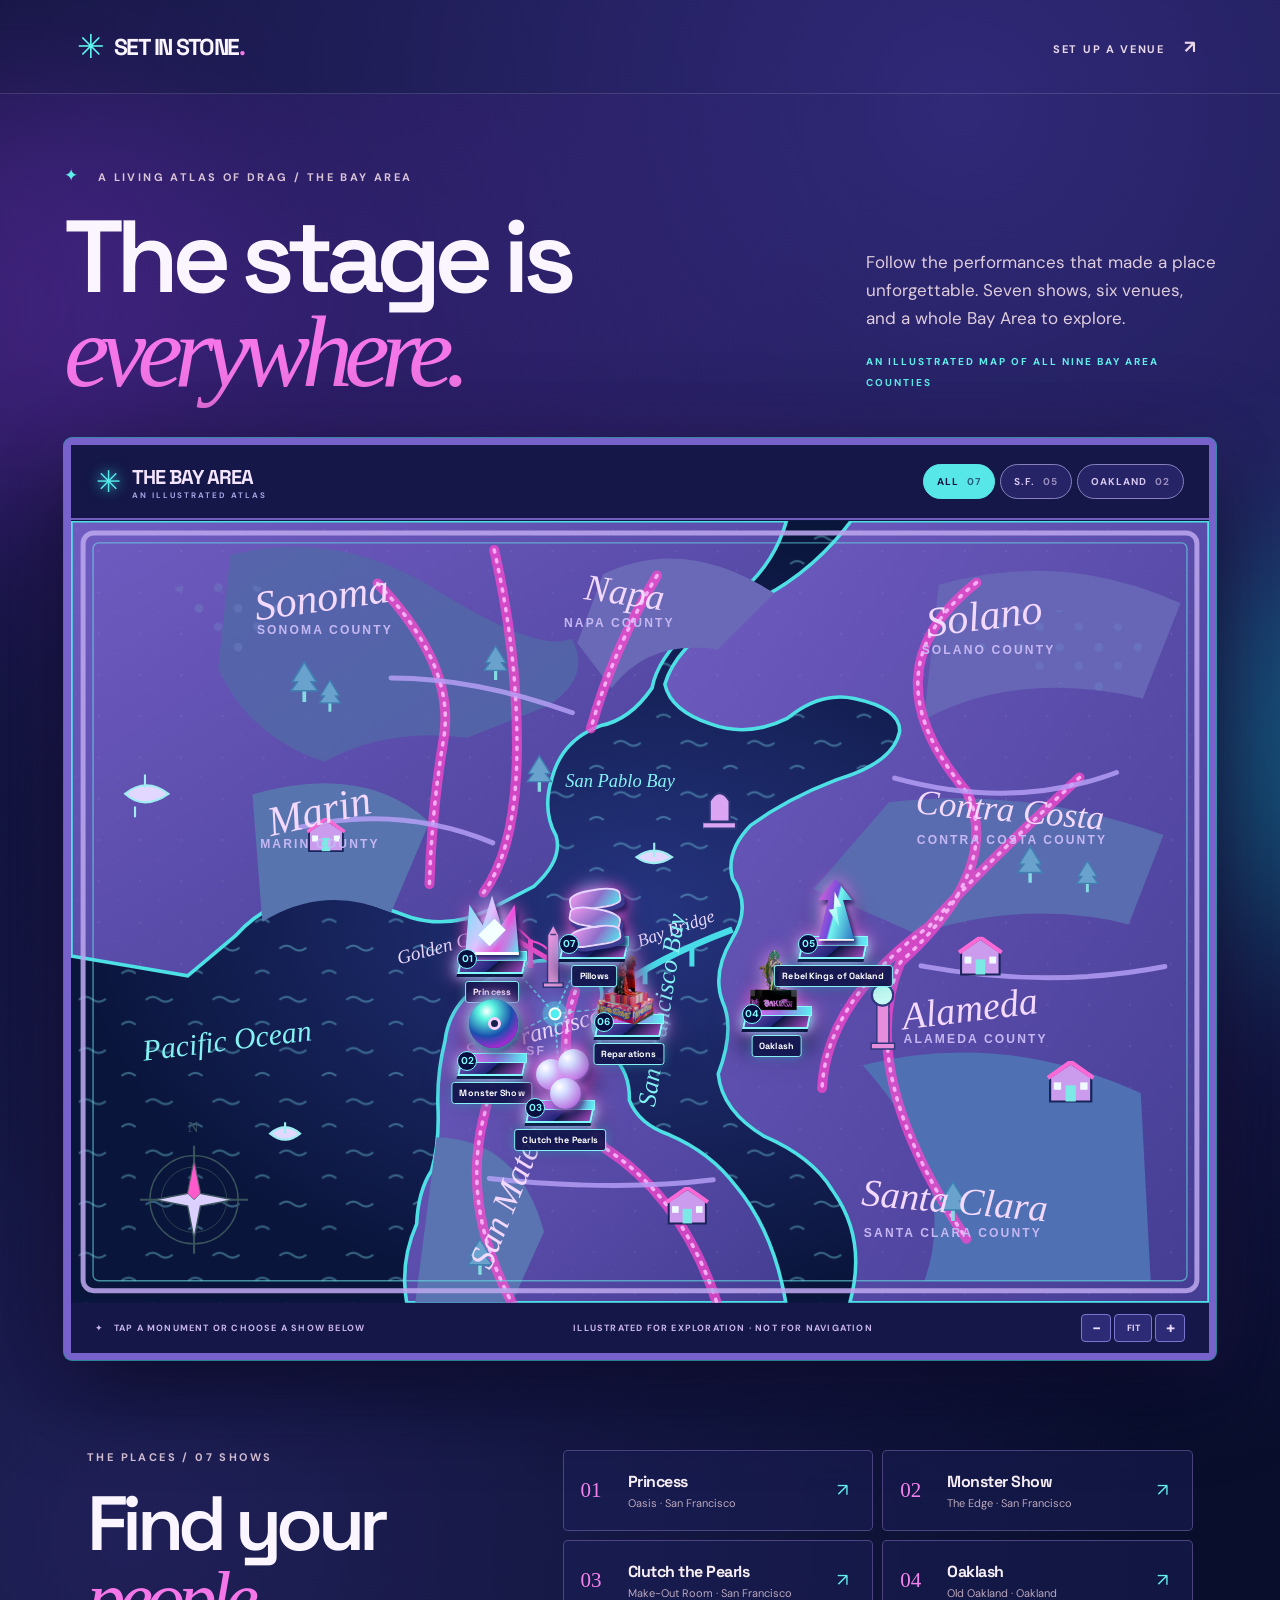
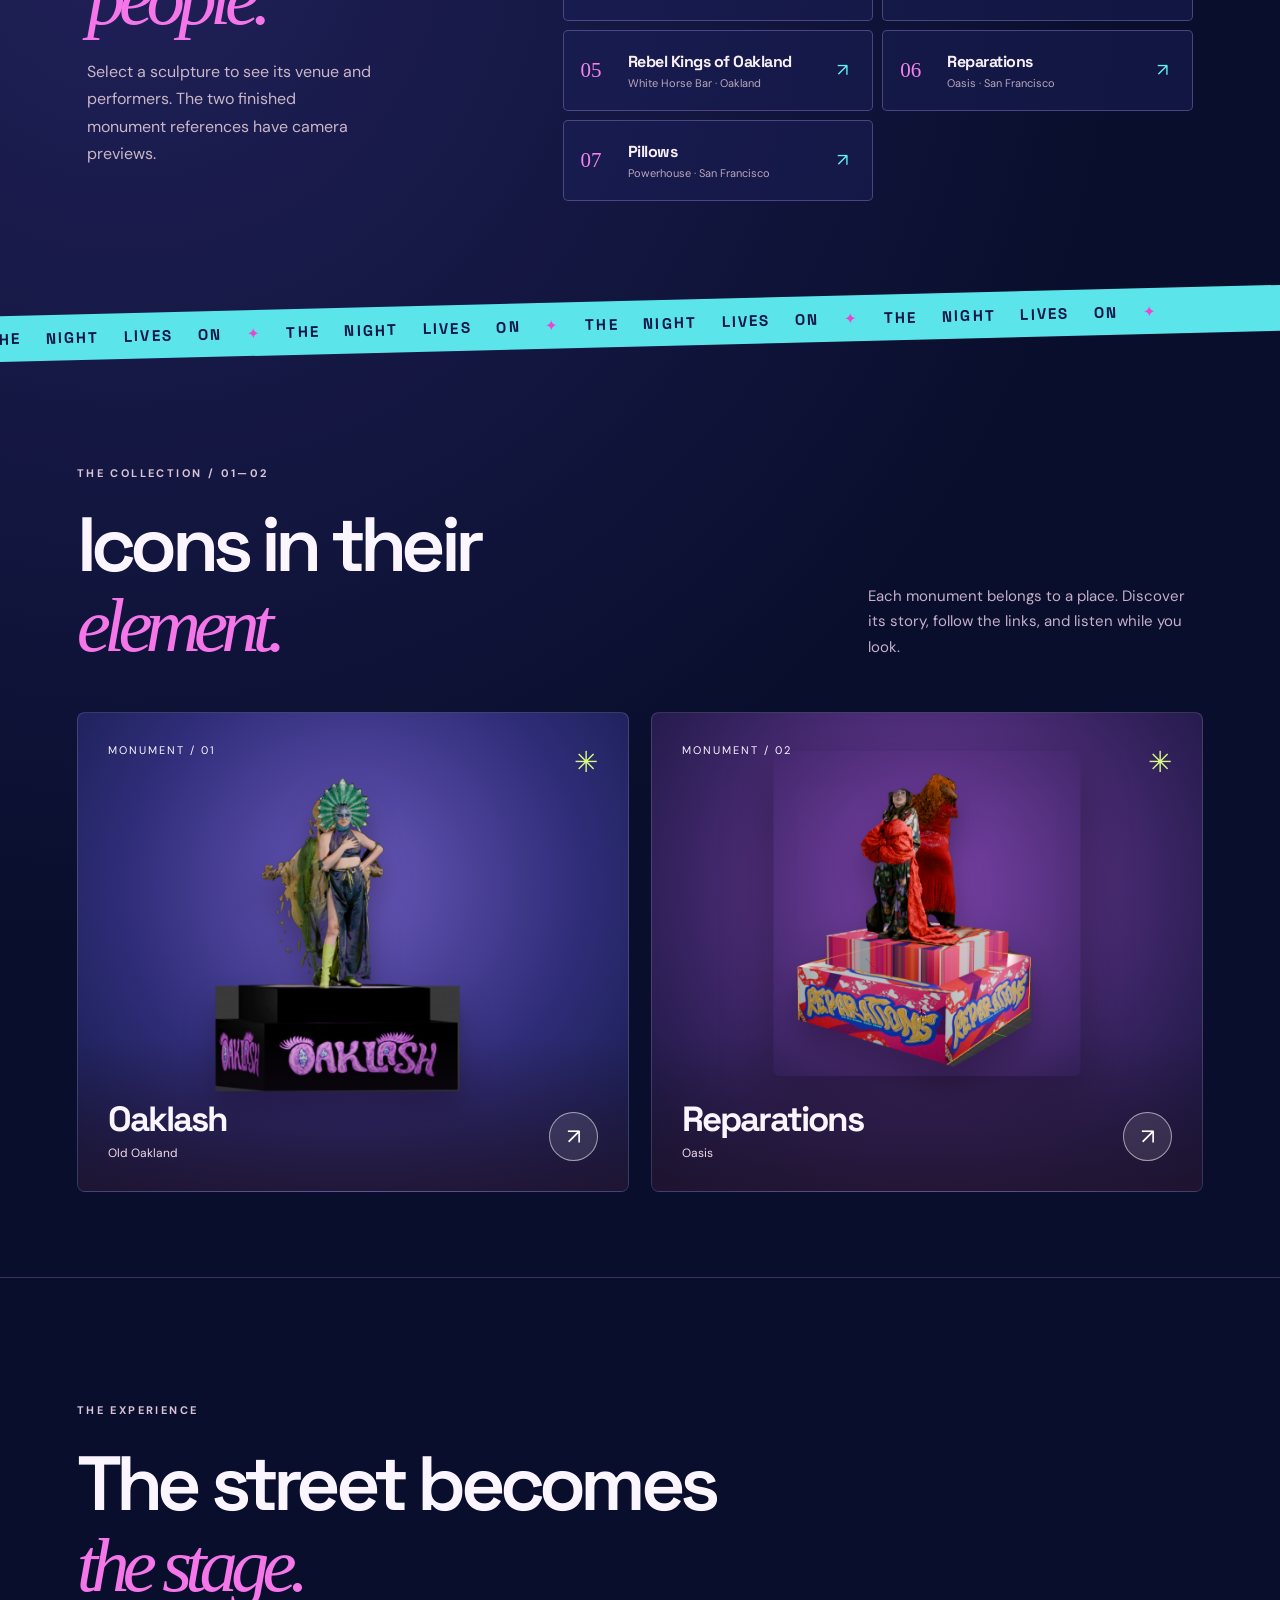
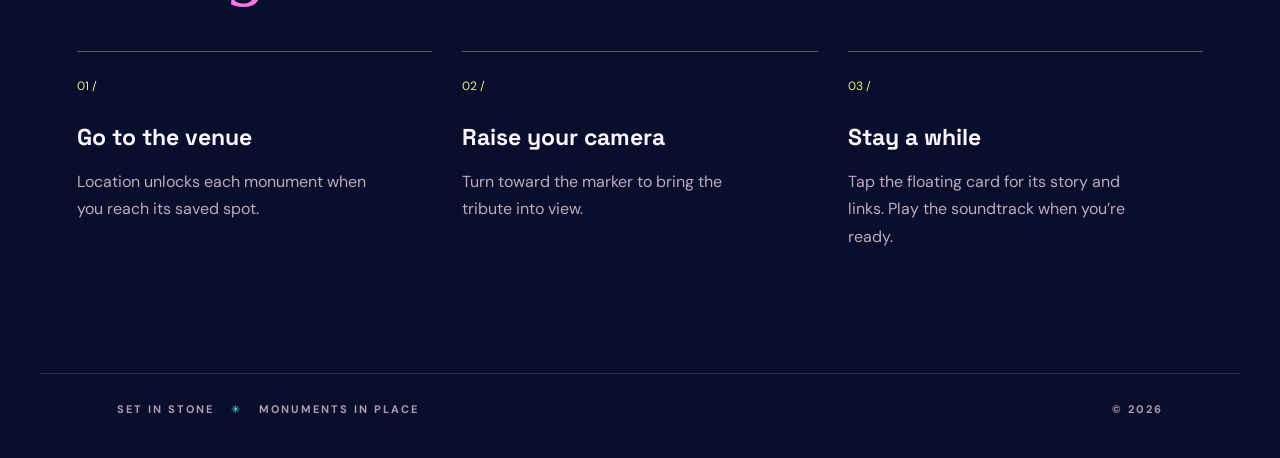
<file: index.html>
<!doctype html>
<html lang="en">
<head>
  <meta charset="utf-8">
  <meta name="viewport" content="width=device-width, initial-scale=1, viewport-fit=cover">
  <meta name="theme-color" content="#090e2c">
  <meta name="description" content="A place-based AR tribute to drag performance and the venues that hold it.">
  <title>Set in Stone — monuments in place</title>
  <link rel="stylesheet" href="styles.css">
</head>
<body>
  <main id="app">
    <section id="home" class="screen home">
      <div class="ambient ambient-one"></div><div class="ambient ambient-two"></div>
      <header class="topbar"><a class="brand" href="#home" aria-label="Set in Stone home"><span class="brand-mark">✳</span> SET IN STONE<span class="brand-period">.</span></a><button class="text-button" id="open-settings">SET UP A VENUE <span aria-hidden="true">↗</span></button></header>
      <section class="map-section" id="map" aria-labelledby="map-title">
        <div class="map-intro"><div><div class="eyebrow"><span class="tiny-star">✦</span> A LIVING ATLAS OF DRAG / THE BAY AREA</div><h1 id="map-title">The stage is<br><em>everywhere.</em></h1></div><div class="map-intro-side"><p>Follow the performances that made a place unforgettable. Seven shows, six venues, and a whole Bay Area to explore.</p><span>AN ILLUSTRATED MAP OF ALL NINE BAY AREA COUNTIES</span></div></div>
        <div class="map-frame"><div class="map-toolbar"><div class="map-name"><span class="map-name-star">✳</span><div>THE BAY AREA <small>AN ILLUSTRATED ATLAS</small></div></div><div class="map-filters" role="group" aria-label="Filter map"><button class="map-filter active" data-city="all">ALL <span>07</span></button><button class="map-filter" data-city="San Francisco">S.F. <span>05</span></button><button class="map-filter" data-city="Oakland">OAKLAND <span>02</span></button></div></div>
          <div id="map-viewport" class="map-viewport"><div id="map-scene" class="map-scene"><img src="assets/bay-area-illustrated.svg" alt="Illustrated regional map showing all nine Bay Area counties, from Sonoma and Napa to Santa Clara"><div id="monument-markers" class="monument-markers" aria-label="Seven illustrated monument markers"></div></div></div>
          <div class="map-footer"><span>✦ &nbsp; TAP A MONUMENT OR CHOOSE A SHOW BELOW</span><span>ILLUSTRATED FOR EXPLORATION · NOT FOR NAVIGATION</span><div class="map-zoom"><button id="map-zoom-out" aria-label="Zoom out">−</button><button id="map-reset" aria-label="Fit whole Bay Area">FIT</button><button id="map-zoom-in" aria-label="Zoom in">+</button></div></div></div>
        <div class="atlas-row"><div><div class="eyebrow">THE PLACES / 07 SHOWS</div><h2>Find your<br><i>people.</i></h2><p>Select a sculpture to see its venue and performers. The two finished monument references have camera previews.</p></div><div id="atlas-list" class="atlas-list"></div></div>
      </section>
      <div id="map-detail" class="map-detail hidden" role="dialog" aria-modal="false" aria-labelledby="map-detail-title"><button id="close-map-detail" class="close-map-detail" aria-label="Close map details">×</button><span class="eyebrow">A PLACE ON THE MAP <span>✦</span> <span id="map-detail-counter"></span></span><h2 id="map-detail-title"></h2><p id="map-detail-venue" class="map-detail-venue"></p><p id="map-detail-address"></p><div id="map-detail-art" class="map-detail-art"></div><div id="map-detail-participants" class="map-detail-participants"></div><button id="map-detail-action" class="pill primary">VIEW MONUMENT <span>↗</span></button></div>
      <div class="marquee" aria-hidden="true"><div>THE NIGHT LIVES ON <span>✦</span> THE NIGHT LIVES ON <span>✦</span> THE NIGHT LIVES ON <span>✦</span> THE NIGHT LIVES ON <span>✦</span></div></div>
      <section class="collection" id="collection"><div class="section-heading"><div><div class="eyebrow">THE COLLECTION / 01—02</div><h2>Icons in their<br><i>element.</i></h2></div><p>Each monument belongs to a place. Discover its story, follow the links, and listen while you look.</p></div><div id="monument-list" class="monument-list"></div></section>
      <section class="how" id="how"><span class="eyebrow">THE EXPERIENCE</span><h2>The street becomes<br><i>the stage.</i></h2><div class="how-grid"><article><span>01 /</span><h3>Go to the venue</h3><p>Location unlocks each monument when you reach its saved spot.</p></article><article><span>02 /</span><h3>Raise your camera</h3><p>Turn toward the marker to bring the tribute into view.</p></article><article><span>03 /</span><h3>Stay a while</h3><p>Tap the floating card for its story and links. Play the soundtrack when you’re ready.</p></article></div></section>
      <footer>SET IN STONE <span>✳</span> MONUMENTS IN PLACE <span>© 2026</span></footer>
    </section>

    <section id="experience" class="screen experience hidden" aria-label="Monument camera experience">
      <video id="camera" autoplay playsinline muted></video><div class="camera-fallback"><div class="fallback-orb"></div><div class="street street-a"></div><div class="street street-b"></div><span id="fallback-label">CAMERA PREVIEW</span></div><div class="camera-shade"></div>
      <div class="ar-top"><button id="back" class="round-button" aria-label="Back to collection">←</button><div class="ar-title"><span>SET IN STONE / IN PLACE</span><strong id="ar-name">Oaklash</strong></div><button id="edit-venue" class="round-button" aria-label="Edit venue settings">⋯</button></div>
      <div class="ar-status"><span class="status-dot"></span><span id="location-status">Checking location…</span></div>
      <div id="direction" class="direction hidden"><span id="direction-arrow">➤</span><span id="direction-text">TURN TO FIND THE MONUMENT</span></div>
      <div id="ar-stage" class="ar-stage"><img id="ar-object" src="assets/oaklash-cutout.png" alt="AR tribute monument"><button id="object-hotspot" class="object-hotspot" aria-label="Open monument story">✦</button></div>
      <div class="ar-bottom"><div class="ar-instructions">POINT • LOOK • REMEMBER</div><div class="ar-controls"><button id="music" class="control music-control" aria-label="Play soundtrack"><span id="music-icon">♫</span><span id="music-label">PLAY SOUND</span></button><button id="story" class="control story-control">THE STORY <span>↗</span></button><button id="switch" class="control icon-control" aria-label="Switch monument">⇄</button></div><p id="preview-note" class="preview-note">Preview mode · Place a venue in settings to enable on-site access.</p></div>
      <div id="story-panel" class="story-panel hidden" role="dialog" aria-modal="true" aria-labelledby="story-title"><div class="story-backdrop" id="close-story-backdrop"></div><div class="story-content"><button id="close-story" class="close-panel" aria-label="Close story">×</button><span class="eyebrow">A MONUMENT IN PLACE <span>✦</span> <span id="story-counter">01 / 02</span></span><h2 id="story-title">Oaklash</h2><p id="story-venue" class="story-venue">VENUE TO BE SET</p><p id="story-body"></p><div id="story-links" class="story-links"></div><span class="story-credit">ARTWORK SHOWN AS A PREVIEW OF THE MONUMENT</span></div></div>
    </section>

    <div id="settings" class="settings hidden" role="dialog" aria-modal="true" aria-labelledby="settings-title"><div class="settings-backdrop" id="settings-backdrop"></div><div class="settings-sheet"><div class="settings-head"><div><span class="eyebrow">CURATE THE EXPERIENCE</span><h2 id="settings-title">Place the monument.</h2></div><button id="close-settings" class="close-panel" aria-label="Close settings">×</button></div><p class="settings-intro">Save a venue position for on-site access. Everything here stays in this browser until you export the configuration.</p><label>MONUMENT<select id="setting-monument"></select></label><label>VENUE NAME<input id="setting-venue" placeholder="e.g. The venue name"></label><label>VENUE ADDRESS<input id="setting-address" placeholder="Street address, city, state"></label><div class="field-row"><label>LATITUDE<input id="setting-lat" type="number" step="any" min="-90" max="90" placeholder="40.7128"></label><label>LONGITUDE<input id="setting-lng" type="number" step="any" min="-180" max="180" placeholder="-74.0060"></label></div><button id="use-location" class="inline-action">◎ Use my current location</button><label>UNLOCK RADIUS (METERS)<input id="setting-radius" type="number" min="20" max="1000" step="1"></label><label>STORY<textarea id="setting-story" rows="3"></textarea></label><label>INFORMATION LINK<input id="setting-link" type="url" placeholder="https://…"></label><label>LINK LABEL<input id="setting-link-label" placeholder="Learn more"></label><label>SONG URL (OPTIONAL)<input id="setting-song" type="url" placeholder="https://…/song.mp3"></label><p class="field-hint">Use an audio file URL you have permission to play. The built-in original instrumental plays when this field is empty.</p><div class="settings-actions"><button id="save-settings" class="pill primary">Save monument <span>↗</span></button><button id="export-settings" class="pill secondary">Export JSON ↓</button></div><p id="settings-message" class="settings-message" role="status"></p></div></div>
    <div id="toast" class="toast" role="status" aria-live="polite"></div>
  </main>
  <script src="app.js"></script>
</body>
</html>
</file>
<file: styles.css>
@import url('https://fonts.googleapis.com/css2?family=DM+Sans:wght@400;500;600;700&family=Space+Grotesk:wght@400;500;600;700&display=swap');
:root{font-family:'DM Sans',Arial,sans-serif;color:#f8f3ef;background:#170f25;font-synthesis:none}*{box-sizing:border-box}html{scroll-behavior:smooth}body{margin:0}button,input,textarea,select{font:inherit}button{cursor:pointer}a{color:inherit}.hidden{display:none!important}.screen{min-height:100svh}.home{position:relative;overflow:hidden;background:#170f25}.ambient{position:absolute;border-radius:50%;pointer-events:none;filter:blur(90px);opacity:.28}.ambient-one{width:430px;height:430px;top:90px;left:-200px;background:#9e48c6}.ambient-two{width:390px;height:390px;top:550px;right:-200px;background:#e73e94}.topbar{height:94px;max-width:1450px;margin:auto;padding:0 6%;display:flex;align-items:center;justify-content:space-between;position:relative;z-index:2;border-bottom:1px solid #ffffff22}.brand{text-decoration:none;font-family:'Space Grotesk',sans-serif;font-size:23px;font-weight:700;letter-spacing:-1.5px}.brand-mark{color:#d4ff75;font-size:33px;vertical-align:-3px;margin-right:6px}.brand-period{color:#ff79d4}.text-button{border:0;background:none;color:#e9d8e9;font-size:11px;font-weight:700;letter-spacing:1.7px}.text-button span{margin-left:14px;font-size:18px}.hero-shell{max-width:1450px;min-height:690px;margin:auto;padding:30px 6% 0;display:grid;grid-template-columns:52% 48%;align-items:center;position:relative}.hero-copy{z-index:1;padding-bottom:40px}.eyebrow{font-size:11px;font-weight:700;letter-spacing:2.4px;color:#d8c3d7}.eyebrow .tiny-star{color:#d4ff75;font-size:17px;margin-right:12px}.rule{display:inline-block;width:29px;height:1px;background:#d8c3d7;margin:0 12px 3px}.hero-copy h1,.collection h2,.how h2,.story-content h2,.settings h2{font-family:'Space Grotesk',sans-serif;font-weight:600;letter-spacing:-.075em}.hero-copy h1{font-size:clamp(65px,7.3vw,116px);line-height:.99;margin:35px 0 28px}.hero-copy em,.collection i,.how i{font-family:Georgia,serif;font-weight:400;color:#ff8cca;letter-spacing:-.09em}.intro{max-width:490px;font-size:17px;line-height:1.75;color:#d8c8d8}.hero-actions{display:flex;gap:13px;flex-wrap:wrap;margin-top:36px}.pill{border-radius:100px;padding:17px 25px;border:1px solid #8e7896;color:#fff;background:transparent;font-size:12px;font-weight:700;letter-spacing:.3px;display:inline-flex;align-items:center;justify-content:space-between;gap:30px;min-height:53px}.pill span{font-size:19px;font-weight:400}.pill.primary{background:#d6fa82;color:#1c1524;border-color:#d6fa82}.pill:hover{transform:translateY(-2px)}.pill:focus-visible,button:focus-visible,a:focus-visible,input:focus-visible,textarea:focus-visible,select:focus-visible{outline:2px solid #d6fa82;outline-offset:3px}.hero-footnote{font-size:11px;color:#ab97ac;letter-spacing:1px;margin-top:45px}.sparkle{color:#ff86c6;font-size:17px;margin-right:8px}.hero-art{height:660px;position:relative;display:flex;align-items:end;justify-content:center}.art-halo{position:absolute;width:min(93%,580px);aspect-ratio:1;top:50px;left:3%;border-radius:50%;background:radial-gradient(circle at center,#a66bce 0%,#7652a1 37%,#4f335f 69%,transparent 70%);box-shadow:0 0 120px #ac65b256;opacity:.8}.art-halo:after{content:'';position:absolute;inset:8%;border-radius:50%;border:1px solid #fbbaff55}.hero-monument{position:relative;z-index:1;width:min(90%,540px);height:660px;object-fit:contain;object-position:bottom;filter:drop-shadow(0 34px 19px #07030a78)}.art-outline{position:absolute;top:6%;right:0;color:#ffffff2e;font-family:'Space Grotesk';font-size:19px;line-height:1.2;letter-spacing:6px}.vertical-tag{position:absolute;z-index:2;right:-3%;top:45%;writing-mode:vertical-rl;color:#ffffff70;font-size:10px;letter-spacing:2px}.art-sticker{position:absolute;z-index:2;bottom:74px;left:0;transform:rotate(-12deg);background:#d6fa82;color:#251a2d;border-radius:50%;width:105px;height:105px;display:grid;place-content:center;text-align:center;font-family:'Space Grotesk';font-size:16px;font-weight:700;line-height:1}.art-sticker span{color:#d43c8f;font-size:24px}.marquee{background:#d6fa82;color:#1c1524;overflow:hidden;white-space:nowrap;transform:rotate(-1.4deg) scale(1.02);position:relative;z-index:2}.marquee>div{font-family:'Space Grotesk';font-size:15px;font-weight:700;letter-spacing:2px;padding:13px 0;word-spacing:18px}.marquee span{color:#dc3d96}.collection,.how{max-width:1350px;margin:auto;padding:120px 6% 85px}.section-heading{display:flex;align-items:end;justify-content:space-between;gap:30px}.collection h2,.how h2{font-size:clamp(48px,6vw,82px);line-height:1.05;margin:24px 0 45px}.section-heading p{max-width:335px;color:#c5afc9;line-height:1.7;font-size:15px;margin-bottom:52px}.monument-list{display:grid;grid-template-columns:1fr 1fr;gap:22px}.monument-card{position:relative;min-height:480px;overflow:hidden;border-radius:8px;background:radial-gradient(circle at 55% 34%,#8162a5,#3b294e 60%,#251c32);border:1px solid #ffffff25;padding:30px;display:flex;flex-direction:column;justify-content:space-between}.monument-card:nth-child(2){background:radial-gradient(circle at 53% 35%,#a54c74,#582846 62%,#2e192e)}.monument-card img{position:absolute;height:84%;max-width:85%;object-fit:contain;left:50%;top:5%;transform:translateX(-50%);filter:drop-shadow(0 20px 15px #160b2466)}.monument-card:nth-child(2) img{height:68%;top:8%;border-radius:6px;box-shadow:0 20px 50px #0005}.card-top,.card-bottom{position:relative;z-index:1;display:flex;justify-content:space-between;align-items:end}.card-top{align-items:start}.card-index{font-size:11px;letter-spacing:2px}.card-symbol{font-size:29px;color:#d6fa82}.card-bottom{background:linear-gradient(transparent,#21142ecc);margin:-30px;padding:60px 30px 30px}.card-bottom h3{font-family:'Space Grotesk';font-size:35px;letter-spacing:-2px;margin:0 0 4px}.card-bottom p{font-size:12px;color:#f1d9eb;margin:0}.card-button{border:1px solid #ffffff8a;border-radius:50%;background:#ffffff1c;color:#fff;width:49px;height:49px;font-size:22px;backdrop-filter:blur(10px)}.how{border-top:1px solid #ffffff24}.how-grid{display:grid;grid-template-columns:repeat(3,1fr);gap:30px}.how-grid article{border-top:1px solid #ffffff52;padding:22px 0}.how-grid article>span{font-size:12px;color:#d6fa82}.how-grid h3{font-family:'Space Grotesk';font-size:23px;margin:27px 0 12px}.how-grid p{color:#bdaabe;line-height:1.7;max-width:290px}.home footer{max-width:1200px;margin:auto;padding:28px 6% 42px;border-top:1px solid #ffffff24;display:flex;gap:17px;align-items:center;font-size:11px;font-weight:700;letter-spacing:2px;color:#b09bb3}.home footer span:last-child{margin-left:auto}.home footer span:nth-child(1){color:#d6fa82}
.experience{position:fixed;inset:0;z-index:10;background:#252035;overflow:hidden;color:white}#camera,.camera-fallback,.camera-shade{position:absolute;inset:0;width:100%;height:100%}#camera{object-fit:cover;z-index:1;display:none}.camera-fallback{background:linear-gradient(175deg,#292743 5%,#6e6481 55%,#6c526a 56%,#2c253e 100%);z-index:0;overflow:hidden}.fallback-orb{position:absolute;width:90vmin;height:90vmin;left:5%;top:18%;border-radius:50%;background:#d98aa25e;filter:blur(60px)}.street{position:absolute;bottom:-10%;height:42%;width:90%;border-left:2px solid #f4c6be22;transform:skewY(-18deg);background:repeating-linear-gradient(0deg,transparent,transparent 65px,#f4c6be28 67px)}.street-a{left:0}.street-b{right:-45%;transform:skewY(18deg)}#fallback-label{position:absolute;top:51%;left:50%;transform:translateX(-50%);white-space:nowrap;font-size:12px;letter-spacing:4px;color:#fff8}.camera-shade{z-index:2;background:linear-gradient(#120d23b3,transparent 24%,transparent 59%,#120d23e8);pointer-events:none}.ar-top,.ar-status,.direction,.ar-stage,.ar-bottom{position:absolute;z-index:3}.ar-top{top:0;left:0;right:0;padding:max(22px,env(safe-area-inset-top)) 25px 10px;display:flex;align-items:center;justify-content:space-between;gap:15px}.round-button{width:47px;height:47px;border-radius:50%;background:#1a12285e;border:1px solid #ffffff5c;color:white;font-size:24px;backdrop-filter:blur(15px)}.ar-title{text-align:center;display:grid;gap:4px}.ar-title span{font-size:10px;letter-spacing:2px;color:#ffffffb5}.ar-title strong{font-family:'Space Grotesk';font-size:22px}.ar-status{top:calc(max(22px,env(safe-area-inset-top)) + 75px);left:50%;transform:translateX(-50%);white-space:nowrap;border:1px solid #ffffff45;border-radius:30px;padding:9px 14px;backdrop-filter:blur(16px);background:#180f25a8;font-size:11px;letter-spacing:.3px;max-width:95%;overflow:hidden;text-overflow:ellipsis}.status-dot{display:inline-block;background:#d6fa82;width:7px;height:7px;border-radius:50%;margin-right:7px}.direction{top:25%;left:50%;transform:translateX(-50%);padding:12px 20px;border-radius:50px;background:#d6fa82;color:#1f1a24;font-size:11px;letter-spacing:1px;font-weight:700;white-space:nowrap}.direction span:first-child{font-size:21px;margin-right:9px;vertical-align:-2px}.ar-stage{left:50%;bottom:19%;height:64%;width:min(620px,90vw);transform:translateX(-50%);pointer-events:none;transition:transform .3s ease,opacity .3s ease}.ar-stage img{height:100%;width:100%;object-fit:contain;object-position:bottom;filter:drop-shadow(0 15px 18px #10091f91)}.object-hotspot{position:absolute;right:21%;top:32%;width:47px;height:47px;border-radius:50%;border:1px solid #ffffffd9;background:#ffffff29;color:#fff;box-shadow:0 0 0 8px #ffffff24;backdrop-filter:blur(10px);font-size:25px;pointer-events:auto}.ar-stage.is-hidden{opacity:0;pointer-events:none}.ar-bottom{bottom:0;left:0;right:0;padding:35px 24px max(25px,env(safe-area-inset-bottom));text-align:center}.ar-instructions{font-size:10px;letter-spacing:3px;margin-bottom:20px;text-shadow:0 2px 8px #000}.ar-controls{display:flex;justify-content:center;gap:10px;max-width:600px;margin:auto}.control{border:1px solid #ffffff75;background:#1a1229a8;backdrop-filter:blur(15px);border-radius:60px;color:#fff;min-height:56px;padding:0 18px;font-size:11px;font-weight:700;letter-spacing:1px;white-space:nowrap}.music-control{display:flex;align-items:center;gap:10px}.music-control span:first-child{font-size:21px}.story-control{background:#d6fa82;color:#1b1821;border-color:#d6fa82;flex:1;max-width:235px;display:flex;align-items:center;justify-content:space-between;gap:12px}.story-control span{font-size:19px}.icon-control{font-size:25px;width:56px;padding:0}.preview-note{margin:18px auto 0;color:#ffffffb8;font-size:10px;max-width:390px;line-height:1.5}.story-panel,.settings{position:fixed;inset:0;z-index:20}.story-backdrop,.settings-backdrop{position:absolute;inset:0;background:#0d0718aa;backdrop-filter:blur(5px)}.story-content{position:absolute;right:0;bottom:0;top:0;width:min(500px,100%);background:linear-gradient(135deg,#402547,#211629 75%);padding:clamp(32px,6vw,64px);padding-top:max(85px,env(safe-area-inset-top));display:flex;flex-direction:column;box-shadow:-30px 0 80px #0006}.close-panel{border:1px solid #ffffff65;border-radius:50%;width:42px;height:42px;background:#ffffff16;color:#fff;font-size:27px;position:absolute;right:27px;top:30px}.story-content .eyebrow{color:#d6fa82}.story-content .eyebrow span{margin-left:12px}.story-content h2{font-size:clamp(55px,12vw,88px);line-height:1;margin:48px 0 17px}.story-venue{font-size:11px;letter-spacing:2px;color:#ff9ccc;margin:0 0 40px}.story-content>p:not(.story-venue){font-size:17px;color:#ebdaea;line-height:1.8}.story-links{display:flex;gap:12px;flex-wrap:wrap;margin-top:20px}.story-links a{border-radius:40px;background:#d6fa82;color:#1f1926;padding:15px 22px;text-decoration:none;font-size:12px;font-weight:700}.story-links .no-link{font-size:12px;color:#cbb7c9}.story-credit{margin-top:auto;padding-top:28px;color:#b79bb9;font-size:10px;letter-spacing:1px}.settings{z-index:30}.settings-sheet{position:absolute;right:0;top:0;bottom:0;width:min(560px,100%);overflow:auto;background:#21162b;padding:55px 35px 80px;box-shadow:-30px 0 80px #0006}.settings-head h2{font-size:48px;line-height:1.05;margin:15px 45px 18px 0}.settings-intro{font-size:14px;line-height:1.65;color:#cab9ce;margin-bottom:30px}.settings label{display:grid;gap:8px;margin:17px 0;color:#d5c4d7;font-size:10px;font-weight:700;letter-spacing:1.5px}.settings input,.settings select,.settings textarea{width:100%;border-radius:8px;border:1px solid #ffffff3b;background:#ffffff0c;color:#fff;padding:13px 14px;font-size:14px;letter-spacing:0}.settings input::placeholder{color:#a99aaf}.settings select option{color:#21162b}.settings textarea{resize:vertical}.field-row{display:grid;grid-template-columns:1fr 1fr;gap:12px}.field-row label{min-width:0}.inline-action{border:0;background:none;color:#d6fa82;font-size:12px;padding:2px 0 8px;text-decoration:underline;text-underline-offset:4px}.field-hint{color:#ae9ab1;font-size:12px;line-height:1.5;margin:0}.settings-actions{display:flex;gap:10px;flex-wrap:wrap;margin:28px 0}.settings-actions .pill{padding:12px 18px;gap:16px}.settings-message{font-size:12px;color:#d6fa82}.toast{position:fixed;z-index:50;left:50%;bottom:25px;transform:translateX(-50%) translateY(100px);opacity:0;transition:.3s;background:#d6fa82;color:#1b1823;border-radius:30px;padding:13px 20px;font-size:12px;font-weight:700;box-shadow:0 10px 35px #0008;text-align:center;max-width:90vw}.toast.visible{transform:translateX(-50%) translateY(0);opacity:1}
@media(max-width:850px){.hero-shell{grid-template-columns:1fr;min-height:auto;padding-top:85px}.hero-copy{padding-bottom:0}.hero-copy h1{font-size:clamp(64px,12vw,95px)}.hero-art{height:560px}.hero-monument{height:550px}.art-halo{width:480px;left:50%;transform:translateX(-50%)}.vertical-tag{right:2%}.section-heading{display:block}.section-heading p{margin:0 0 40px}.monument-card{min-height:380px}.card-bottom h3{font-size:27px}}
@media(max-width:600px){.topbar{height:72px;padding:0 6%}.brand{font-size:18px}.brand-mark{font-size:25px}.text-button{font-size:9px;letter-spacing:.8px}.text-button span{margin-left:3px}.hero-shell{padding:66px 7% 0}.hero-copy h1{font-size:clamp(59px,14vw,83px);margin:26px 0 18px}.intro{font-size:15px}.hero-actions{margin-top:26px}.hero-actions .pill{padding:13px 17px;min-height:48px;gap:12px}.hero-footnote{margin:30px 0 0}.hero-art{height:470px;margin:0 -6%}.hero-monument{height:460px;width:100%}.art-halo{top:30px;width:370px}.art-sticker{width:80px;height:80px;font-size:12px;bottom:40px;left:6%}.art-sticker span{font-size:18px}.vertical-tag{font-size:8px}.marquee>div{font-size:12px}.collection,.how{padding:80px 7% 65px}.collection h2,.how h2{font-size:57px;margin-bottom:28px}.monument-list{grid-template-columns:1fr}.monument-card{min-height:420px}.how-grid{grid-template-columns:1fr;gap:10px}.how-grid h3{margin:18px 0 6px}.how-grid p{margin:0 0 15px}.home footer{font-size:9px;flex-wrap:wrap}.ar-stage{height:57%;bottom:21%}.ar-bottom{padding-left:15px;padding-right:15px}.ar-controls{gap:7px}.control{padding:0 12px}.music-control{gap:5px}.settings-sheet{padding:72px 22px 60px}.settings-head h2{font-size:42px}}
@media(max-height:650px){.ar-stage{height:51%;bottom:23%}.ar-instructions{margin-bottom:10px}.ar-bottom{padding-top:10px}.story-content{overflow:auto}}
@media(max-width:600px){.story-content{left:12px;right:12px;top:auto;bottom:max(12px,env(safe-area-inset-bottom));width:auto;max-height:52svh;overflow:auto;padding:28px 25px 32px;border:1px solid #ffffff53;border-radius:24px;background:#281934df;backdrop-filter:blur(28px);box-shadow:0 15px 55px #08020f91}.story-content h2{font-size:53px;margin:25px 0 10px}.story-content .story-venue{margin-bottom:14px}.story-content>p:not(.story-venue){font-size:14px;line-height:1.55;margin:0}.story-content .eyebrow{font-size:9px;letter-spacing:1px;padding-right:40px}.story-content .close-panel{top:17px;right:18px;width:35px;height:35px;font-size:24px}.story-content .story-links{margin-top:15px}.story-content .story-credit{display:none}}
.map-section{max-width:1500px;margin:auto;padding:70px 5% 100px;position:relative}.map-intro{display:flex;justify-content:space-between;align-items:end;gap:40px;margin-bottom:39px}.map-intro h1,.atlas-row h2,.map-detail h2{font-family:'Space Grotesk',Arial,sans-serif;letter-spacing:-.075em;font-weight:600}.map-intro h1{font-size:clamp(65px,8vw,120px);line-height:.92;margin:24px 0 0}.map-intro h1 em,.atlas-row h2 i{font-family:Georgia,serif;color:#ff94c2;font-weight:400;letter-spacing:-.085em}.map-intro-side{max-width:350px;padding-bottom:8px}.map-intro-side p{font-size:17px;line-height:1.65;color:#dfcddd}.map-intro-side span{font-size:10px;color:#d6fa82;letter-spacing:2px;font-weight:700}.map-frame{background:#f0dfbb;border:8px solid #e7d2a4;box-shadow:0 26px 80px #09041085;position:relative;color:#392f36;border-radius:8px;overflow:hidden}.map-toolbar{display:flex;justify-content:space-between;align-items:center;gap:20px;padding:17px 25px;background:#f2debb;border-bottom:2px solid #7b675a65}.map-name{display:flex;gap:12px;align-items:center;font-family:'Space Grotesk';font-size:20px;font-weight:700;letter-spacing:-1px}.map-name-star{font-size:30px;color:#bb625c}.map-name small{display:block;font-family:'DM Sans';font-size:8px;letter-spacing:2px;color:#8b675d}.map-filters{display:flex;gap:5px;flex-wrap:wrap}.map-filter{border:1px solid #75645888;border-radius:30px;color:#4b3c42;background:transparent;font-size:10px;font-weight:700;letter-spacing:1px;padding:10px 13px}.map-filter span{opacity:.65;margin-left:5px}.map-filter.active,.map-filter:hover{background:#422d44;color:#fff;border-color:#422d44}.map-viewport{position:relative;overflow:hidden;background:#93b9c7;touch-action:none;aspect-ratio:1600/950;cursor:grab}.map-viewport:active{cursor:grabbing}.map-scene{position:absolute;left:0;top:50%;width:100%;aspect-ratio:1600/1100;transform:translateY(-50%) translate(0px,0px) scale(1);transform-origin:center center;will-change:transform}.map-scene>img{width:100%;height:100%;display:block;pointer-events:none;user-select:none}.city-pin{position:absolute;display:flex;align-items:center;gap:7px;border:0;background:transparent;padding:0;white-space:nowrap;filter:drop-shadow(0 5px 4px #38243882);transform:translate(-50%,-50%);transition:opacity .2s}.sf-pin{left:42.5%;top:62%}.oak-pin{left:62.2%;top:56.5%}.pin-star{display:grid;place-items:center;background:#e64f86;color:#fff;width:46px;height:46px;border:4px solid #f8eecf;border-radius:50%;font-size:28px;box-shadow:0 0 0 3px #502d51}.pin-copy{padding:8px 12px;background:#3e2940;color:white;border:2px solid #f6dfb6;border-radius:6px;font-size:11px;font-weight:700;letter-spacing:.5px;text-align:left}.pin-copy b{display:block;font-size:9px;letter-spacing:1.6px;color:#d6fa82;margin-top:3px}.city-pin:hover .pin-star,.city-pin:focus-visible .pin-star{transform:scale(1.13)}.city-pin.is-muted{opacity:.28}.map-footer{background:#eed9b5;display:flex;align-items:center;justify-content:space-between;gap:12px;padding:11px 24px;color:#675658;font-size:9px;font-weight:700;letter-spacing:1.2px}.map-zoom{display:flex;gap:3px}.map-zoom button{border:1px solid #7d6759;background:#f7e8c8;color:#4c3a3c;font-size:16px;border-radius:4px;width:30px;height:28px}.map-zoom button:nth-child(2){font-size:9px;width:38px}.atlas-row{display:grid;grid-template-columns:37% 1fr;gap:6%;padding:90px 2% 0}.atlas-row h2{font-size:clamp(52px,6vw,83px);line-height:.96;margin:23px 0}.atlas-row>div:first-child>p{max-width:290px;color:#c9b6c8;line-height:1.7}.atlas-list{display:grid;grid-template-columns:1fr 1fr;gap:9px}.atlas-item{background:#ffffff09;border:1px solid #ffffff36;color:#f8eff5;border-radius:5px;text-align:left;padding:15px 17px;display:grid;grid-template-columns:34px 1fr 18px;gap:13px;align-items:center;min-height:81px}.atlas-item:hover,.atlas-item:focus-visible{background:#ffffff21;border-color:#d6fa82}.atlas-item .atlas-number{font-family:Georgia,serif;font-size:21px;color:#e79abf}.atlas-item strong{display:block;font-family:'Space Grotesk';font-size:16px;letter-spacing:-.5px}.atlas-item small{display:block;color:#bba7bc;margin-top:4px;font-size:11px}.atlas-item .atlas-arrow{font-size:18px;color:#d6fa82}.map-detail{position:fixed;z-index:8;right:32px;bottom:30px;width:min(390px,calc(100vw - 24px));max-height:calc(100svh - 60px);overflow:auto;padding:32px;background:#2d2033ed;border:1px solid #f4cebf86;border-radius:10px;box-shadow:0 25px 90px #000b;backdrop-filter:blur(20px)}.map-detail h2{font-size:clamp(35px,5vw,52px);margin:24px 0 10px;line-height:1.02}.map-detail .eyebrow{font-size:9px;color:#d6fa82}.map-detail-venue{color:#f1a4c9;font-size:14px;font-weight:700;margin:0 0 12px}.map-detail>p:not(.map-detail-venue){font-size:13px;line-height:1.5;color:#dfcfe0}.map-detail-participants{margin:18px 0 24px;padding-top:17px;border-top:1px solid #ffffff40}.map-detail-participants small{display:block;font-size:10px;color:#d6fa82;letter-spacing:1.7px;margin-bottom:9px}.map-detail-participants p{margin:0;color:#eee0ea;font-size:13px;line-height:1.6}.close-map-detail{position:absolute;right:15px;top:12px;border:0;background:transparent;color:white;font-size:28px}.map-detail-action{width:100%;font-size:11px}.map-detail-action[disabled]{cursor:default;background:#716878;color:#f4e9ee;border-color:#716878}.map-detail-action[disabled]:hover{transform:none}
@media(max-width:850px){.map-section{padding:55px 4% 75px}.map-intro{display:block}.map-intro h1{font-size:clamp(64px,12vw,90px)}.map-intro-side{max-width:620px}.map-intro-side p{font-size:15px}.atlas-row{grid-template-columns:1fr;gap:15px;padding:65px 2% 0}.atlas-row h2{font-size:62px}.atlas-row>div:first-child>p{max-width:550px}.map-footer span:nth-child(2){display:none}}
@media(max-width:600px){.map-section{padding:43px 3% 65px}.map-intro{padding:0 4%}.map-intro h1{font-size:clamp(57px,13vw,75px)}.map-intro-side p{margin-top:22px}.map-frame{border-width:5px}.map-toolbar{padding:10px 9px;align-items:flex-start;flex-direction:column;gap:8px}.map-name{font-size:16px}.map-name-star{font-size:23px}.map-filters{gap:4px}.map-filter{font-size:9px;padding:7px 9px}.map-viewport{aspect-ratio:1/.94}.map-scene{width:100%;top:50%}.pin-star{height:27px;width:27px;font-size:17px;border-width:2px;box-shadow:0 0 0 1px #502d51}.pin-copy{font-size:7px;padding:5px 6px;border-width:1px}.pin-copy b{font-size:7px}.map-footer{padding:7px 8px;font-size:8px}.map-zoom button{width:27px;height:27px}.atlas-row{padding:58px 4% 0}.atlas-list{grid-template-columns:1fr}.atlas-row h2{font-size:58px}.map-detail{left:12px;right:12px;bottom:12px;width:auto;max-height:65svh;padding:25px;border-radius:19px}.map-detail h2{font-size:43px}}
.map-viewport{aspect-ratio:1600/1100}
@media(max-width:600px){.map-viewport{aspect-ratio:1/1.05}}
/* Night map palette sampled from the supplied violet room and cyan stage references. */
:root{background:#090e2c;color:#faf5ff}.home{background:radial-gradient(circle at 75% 3%,#302978 0%,transparent 38%),radial-gradient(circle at 10% 42%,#202058 0%,transparent 42%),#090e2c}.ambient-one{background:#963cec}.ambient-two{background:#0ddbe0}.brand-mark,.home footer span:nth-child(1){color:#5ef4ef}.brand-period,.sparkle,.hero-copy em,.collection i,.how i,.atlas-row h2 i,.map-intro h1 em{color:#f576e8}.eyebrow .tiny-star,.map-intro-side span{color:#60f0ec}.pill.primary,.story-control,.story-links a{background:#54e7e9;border-color:#54e7e9;color:#091733}.pill.primary:hover,.story-control:hover{box-shadow:0 0 25px #39ecf080}.marquee{background:#5be5eb;color:#101744}.marquee span{color:#ed45d2}.collection,.how{border-color:#a67cd852}.monument-card{background:radial-gradient(circle at 50% 36%,#6959bb,#302d79 55%,#111945)}.monument-card:nth-child(2){background:radial-gradient(circle at 50% 36%,#7d43aa,#372360 60%,#111338)}.art-halo{background:radial-gradient(circle,#514bd0,#39317c 55%,transparent 70%)}.art-sticker{background:#52e9e9}.map-section{background:radial-gradient(circle at 24% 12%,#53269a55,transparent 31%)}.map-frame{border:7px solid #7762cb;background:#121840;box-shadow:0 0 0 1px #47e8ed85,0 23px 90px #040822,0 0 58px #b24de42e}.map-toolbar,.map-footer{background:#141747;color:#ded1ff;border-color:#725fbd}.map-name{color:#f4e5ff}.map-name-star{color:#55e9eb;text-shadow:0 0 13px #41e7ed}.map-name small{color:#a5a7e5}.map-filter{color:#d6c8ef;border-color:#8680bd;background:#262366}.map-filter.active,.map-filter:hover{background:#58e7e8;border-color:#58e7e8;color:#131542}.map-viewport{background:#111945}.map-footer{color:#c9b6eb}.map-zoom button{background:#2d2a76;color:#ebdcff;border-color:#7a75cd}.atlas-item{background:#1d205a81;border-color:#8a77c179}.atlas-item:hover,.atlas-item:focus-visible{background:#383484c9;border-color:#4fe8ea}.atlas-item .atlas-number{color:#f583ee}.atlas-item .atlas-arrow{color:#64eef0}.map-detail{background:#161743eb;border-color:#7cdeecad;box-shadow:0 12px 75px #090a30e8,0 0 32px #3be3e333}.map-detail .eyebrow,.map-detail-participants small{color:#67eceb}.map-detail-venue{color:#f589e6}.map-detail-action[disabled]{background:#544c79;color:#ede5f5;border-color:#544c79}.settings-sheet,.story-content{background:linear-gradient(145deg,#353083eb,#101739f2)}.settings input,.settings select,.settings textarea{background:#171950;color:#fff}.inline-action,.settings-message{color:#76eeec}.story-venue{color:#ff96eb}.ar-status,.control{background:#191741a8}.camera-fallback{background:linear-gradient(155deg,#202576 0%,#6152aa 55%,#1c2056 56%,#09163d 100%)}.fallback-orb{background:#cf50de69}.status-dot{background:#57f1e7}
.monument-marker{position:absolute;width:94px;height:110px;padding:0;border:0;background:none;color:#fff;transform:translate(-50%,-68%);display:flex;align-items:center;flex-direction:column;justify-content:flex-end;isolation:isolate;z-index:2;transition:opacity .2s,filter .2s;cursor:pointer}.monument-marker.is-muted{opacity:.18;filter:grayscale(.7)}.monument-marker.is-selected{z-index:7}.monument-marker:hover,.monument-marker:focus-visible{z-index:8}.monument-marker:focus-visible{outline:2px solid #5af1ec;outline-offset:2px}.marker-ordinal{position:absolute;bottom:9px;left:12px;z-index:5;border:1px solid #7bfaff;border-radius:50%;width:20px;height:20px;background:#080f40;color:#80fcfd;font-size:10px;font-weight:700;line-height:18px;text-shadow:none}.marker-label{position:absolute;top:102%;left:50%;transform:translateX(-50%);padding:4px 7px;border:1px solid #87f1f4;border-radius:3px;background:#11154ce8;color:#fff;white-space:nowrap;font-family:'Space Grotesk',sans-serif;font-size:9px;font-weight:700;letter-spacing:.1px;box-shadow:0 0 11px #33dce05e}.monument-marker:hover .sculpture,.monument-marker:focus-visible .sculpture,.monument-marker.is-selected .sculpture{transform:translateY(-7px) scale(1.15)}.sculpture{position:relative;display:block;width:78px;height:91px;filter:drop-shadow(0 0 8px #ff5ce1) drop-shadow(0 13px 7px #030c34aa);transform-style:preserve-3d;transition:transform .2s;pointer-events:none}.sculpture:before{content:'';position:absolute;left:2px;right:2px;bottom:0;height:21px;background:#24cad752;filter:blur(13px)}.sculpture-beam{position:absolute;left:11px;right:11px;top:0;height:80px;border-radius:50%;background:radial-gradient(ellipse at center,#e9ccff98 0%,#24fff425 45%,transparent 70%);filter:blur(3px)}.sculpture-base{position:absolute;left:6px;right:6px;bottom:4px;height:18px;border:2px solid #85faff;background:linear-gradient(135deg,#6d50b1,#22247a 52%,#0b163f 53%,#a04abd);transform:skewX(-12deg);box-shadow:0 3px 0 #0d143e,0 0 10px #69f4f1}.sculpture-base:before{content:'';position:absolute;left:-2px;right:-2px;top:-7px;height:8px;border:1px solid #8ffcff;background:linear-gradient(90deg,#ec6cf2,#9b6ee3,#5af2f4);transform:skewX(12deg)}.sculpture.with-image img{position:absolute;z-index:2;left:0;top:0;width:100%;height:77px;object-fit:contain;object-position:bottom}.sculpture.with-image .sculpture-base{z-index:1}.sculpture-form{position:absolute;left:9px;right:9px;top:7px;height:66px;z-index:2;filter:drop-shadow(3px 4px 2px #0c124ecc)}.sculpture-form i,.sculpture-form b,.sculpture-form em{display:block;position:absolute;box-sizing:border-box}.princess .sculpture-form i{inset:1px 3px 5px;clip-path:polygon(0 100%,8% 15%,33% 50%,50% 0,67% 50%,92% 15%,100% 100%);background:linear-gradient(115deg,#52edf2,#e6bfff 43%,#f04cda 70%,#5cecf3);border-bottom:3px solid #fff}.princess .sculpture-form b{left:22px;top:27px;width:16px;height:23px;transform:rotate(45deg);background:#f3ffff;box-shadow:0 0 13px #71f5f5}.monster .sculpture-form i{left:7px;top:3px;width:49px;height:49px;border-radius:50%;background:radial-gradient(circle at 36% 25%,#fff,#5cf6e1 17%,#194fad 52%,#9c2cce 75%);box-shadow:0 0 14px #68f3ee}.monster .sculpture-form b{left:26px;top:21px;width:13px;height:13px;border-radius:50%;background:#14234e;border:3px solid #f9cefd}.clutch .sculpture-form i,.clutch .sculpture-form b,.clutch .sculpture-form em{width:31px;height:31px;border-radius:50%;background:radial-gradient(circle at 30% 28%,#fff,#d3dbff 27%,#bb7de3 70%,#5b37a3);box-shadow:0 0 10px #e48cf4}.clutch .sculpture-form i{left:6px;top:16px}.clutch .sculpture-form b{left:28px;top:6px}.clutch .sculpture-form em{left:20px;top:35px}.rebel-kings .sculpture-form i{left:13px;top:0;width:38px;height:62px;clip-path:polygon(50% 0,94% 34%,70% 34%,100% 100%,5% 100%,31% 34%,5% 34%);background:linear-gradient(105deg,#fc67d9,#6f4cdb 48%,#73f7ef 52%,#2c72c3);border-bottom:2px solid white}.rebel-kings .sculpture-form b{left:25px;top:13px;width:13px;height:35px;background:linear-gradient(#fff,#80f6ef);clip-path:polygon(48% 0,100% 42%,60% 43%,84% 100%,0 51%,40% 49%);filter:drop-shadow(0 0 4px #72f9f6)}.pillows .sculpture-form i,.pillows .sculpture-form b,.pillows .sculpture-form em{width:52px;height:20px;left:5px;border-radius:40% 40% 30% 30%;border:2px solid #e8d5ff;transform:rotate(-9deg);background:linear-gradient(135deg,#f39bef,#8e6fca 53%,#53eaf0);box-shadow:3px 4px 0 #3c3c92}.pillows .sculpture-form i{top:10px}.pillows .sculpture-form b{top:29px;transform:rotate(10deg)}.pillows .sculpture-form em{top:47px}.map-detail-art{min-height:164px;border:1px solid #79edef6b;border-radius:10px;background:radial-gradient(circle at 50% 45%,#7959ba9c,#1b225c 70%);display:grid;place-items:center;margin:19px 0 12px;position:relative;overflow:hidden}.map-detail-art:before{content:'';position:absolute;width:170px;height:170px;border:1px solid #a9eaf063;border-radius:50%;box-shadow:0 0 35px #6fe8e941}.map-detail-art .sculpture.detail{transform:scale(1.6)}.map-detail-art small{position:absolute;bottom:8px;left:12px;color:#c4b5e1;font-size:8px;letter-spacing:1.1px}.map-detail .map-detail-participants{margin-top:15px}
@media(max-width:850px){.monument-marker{width:70px;height:85px}.sculpture.marker{transform:scale(.76);transform-origin:bottom center}.monument-marker:hover .sculpture.marker,.monument-marker.is-selected .sculpture.marker{transform:scale(.86) translateY(-5px)}.marker-label{font-size:7px;top:96%}.marker-ordinal{bottom:5px;left:1px}}
@media(max-width:600px){.monument-marker{width:49px;height:67px}.sculpture.marker{transform:scale(.54);transform-origin:bottom center}.monument-marker:hover .sculpture.marker,.monument-marker.is-selected .sculpture.marker{transform:scale(.63) translateY(-5px)}.marker-label{font-size:6px;top:94%;padding:2px 3px;max-width:75px;overflow:hidden;text-overflow:ellipsis}.marker-ordinal{bottom:1px;left:-2px;width:14px;height:14px;font-size:7px;line-height:12px}.map-detail-art{min-height:120px}.map-detail-art .sculpture.detail{transform:scale(1.2)}}
@media(prefers-reduced-motion:reduce){.monument-marker,.sculpture{transition:none}}
.monument-markers{position:absolute;inset:0;pointer-events:none}.monument-marker{pointer-events:auto}
.marker-connectors{position:absolute;inset:0;width:100%;height:100%;overflow:visible}.connector{stroke:#66f7f2;stroke-width:.16;stroke-dasharray:.42 .28;opacity:.72;filter:drop-shadow(0 0 2px #59f6f2)}.connector.oakland{stroke:#fb93e8}.connector.is-muted{opacity:.12}.city-anchor{position:absolute;z-index:1;width:13px;height:13px;border-radius:50%;border:2px solid #fff;background:#50eef0;box-shadow:0 0 0 6px #58ecf04d,0 0 15px #4bece9;transform:translate(-50%,-50%)}.city-anchor:nth-of-type(2){background:#fb83dc;box-shadow:0 0 0 6px #fb83dc4d,0 0 15px #fb83dc}
</file>
